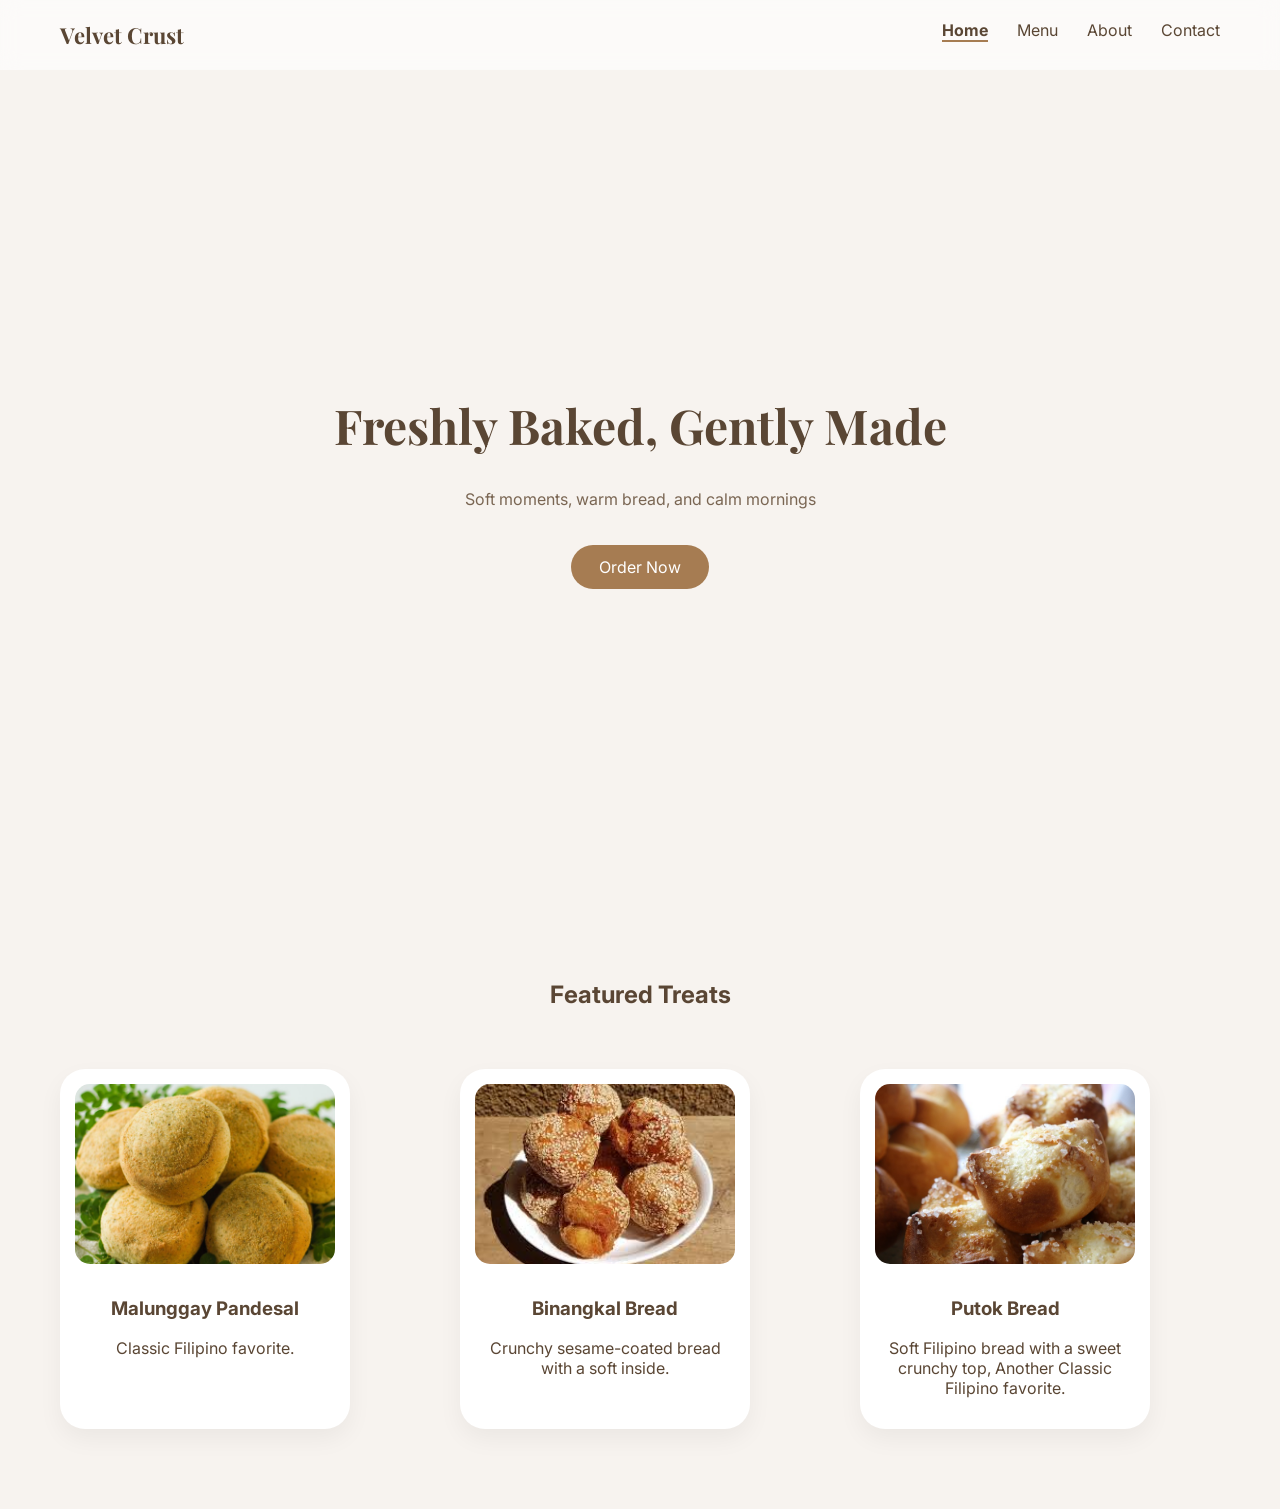
<file: index.html>
<!DOCTYPE html>
<html lang="en">
<head>
<meta charset="UTF-8">
<meta name="viewport" content="width=device-width, initial-scale=1.0">
<title>AAAAAAAAAAAAAAAAAA</title>

<link rel="stylesheet" href="style.css">
<link href="https://fonts.googleapis.com/css2?family=Playfair+Display:wght@500&family=Inter:wght@300;400&display=swap" rel="stylesheet">
</head>

<body>

<div class="navbar">
    <div class="logo">Velvet Crust</div>
    <div class="nav-links">
        <a href="index.html" class="active">Home</a>
        <a href="menu.html">Menu</a>
        <a href="about.html">About</a>
        <a href="contact.html">Contact</a>
    </div>
</div>

<div class="hero">
    <div>
        <h1>Freshly Baked, Gently Made</h1>
        <p>Soft moments, warm bread, and calm mornings</p>
        <a href="#" class="btn">Order Now</a>
    </div>
</div>

<div class="section">
    <h2>Featured Treats</h2>
&hairsp;
    <div class="cards">
         <div class="card">
            <img src="images/Pandesal.jpg" alt="Cheese Pandesal">
            <h3>Malunggay Pandesal</h3>
            <p>Classic Filipino favorite.</p>
        </div>

            <div class="card">
                <img src="images/Binangkal.jpg" alt="Chocolate Bread">
                <h3>Binangkal Bread</h3>
                <p>Crunchy sesame-coated bread with a soft inside.</p>
            </div>

             <div class="card">
            <img src="images/Putok.jpg" alt="Cheese Pandesal">
            <h3>Putok Bread</h3>
            <p>Soft Filipino bread with a sweet crunchy top, Another Classic Filipino favorite.</p>
        </div>


</div>

</body>
</html>
</file>
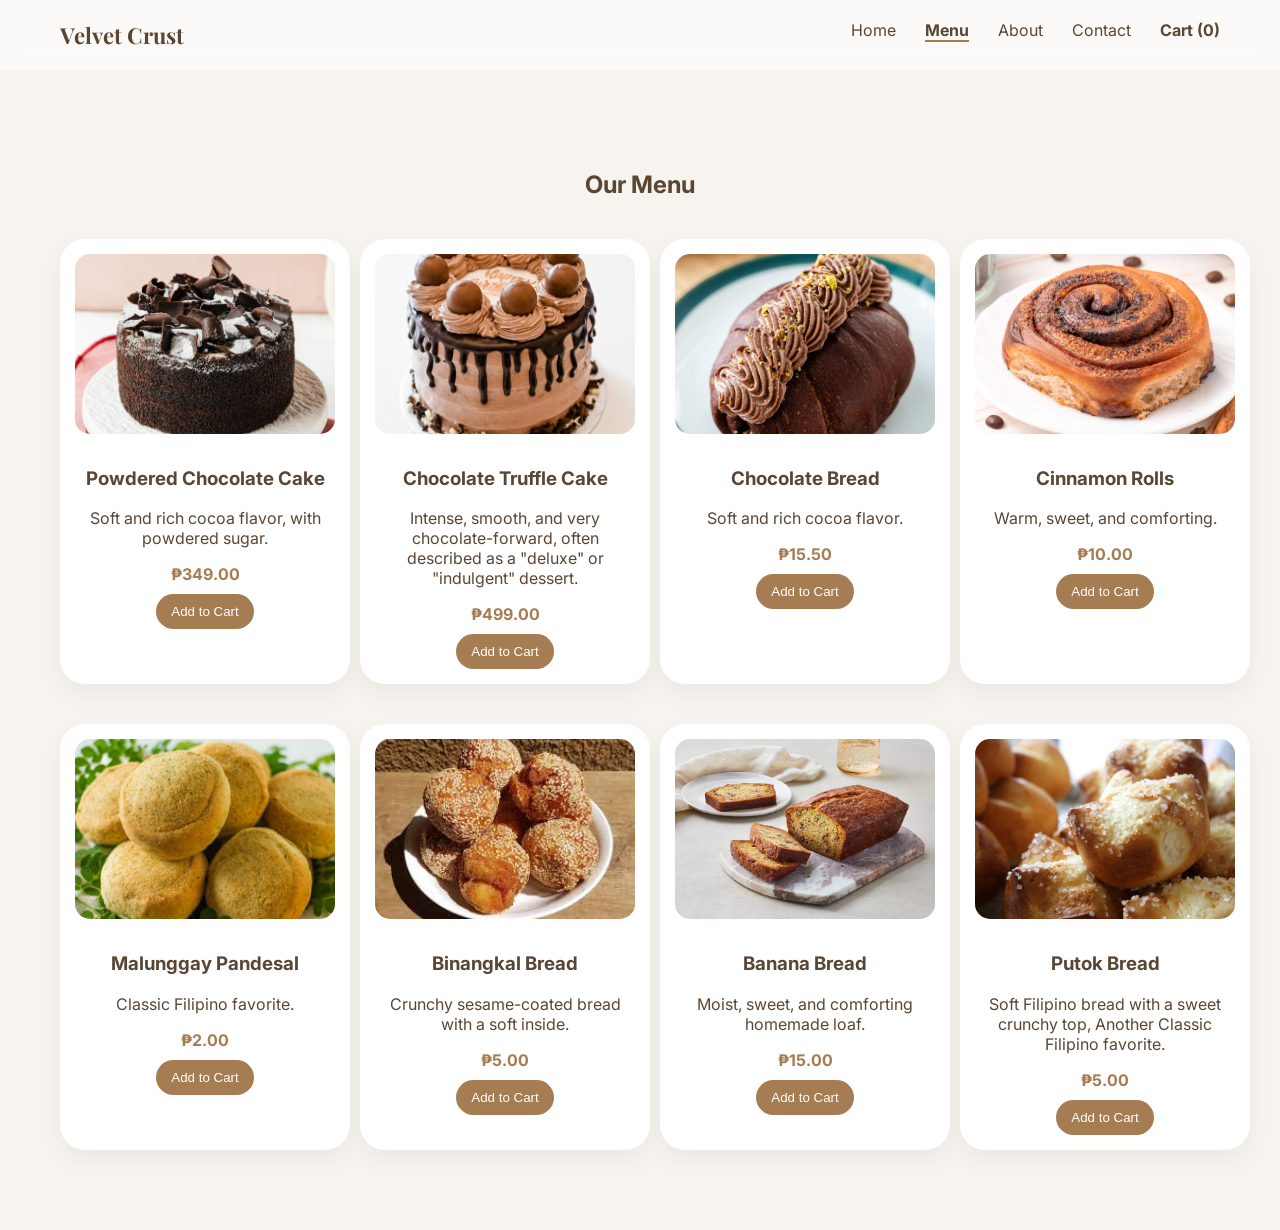
<file: menu.html>
<!DOCTYPE html>
<html lang="en">
<head>
<meta charset="UTF-8">
<title>Menu</title>

<link rel="stylesheet" href="style.css">
<link href="https://fonts.googleapis.com/css2?family=Playfair+Display:wght@500&family=Inter:wght@300;400&display=swap" rel="stylesheet">
</head>

<body>

<div class="navbar">
    <div class="logo">Velvet Crust</div>
    <div class="nav-links">
        <a href="index.html">Home</a>
        <a href="menu.html" class="active">Menu</a>
        <a href="about.html">About</a>
        <a href="contact.html">Contact</a>
        <a href="#" id="cart-link">Cart (0)</a>
    </div>
</div>

<div class="section">
    <h2>Our Menu</h2>

    <div class="cards">

        <div class="card">
            <img src="images/Choco-Cake.webp" alt="Chocolate Bread">
            <h3>Powdered Chocolate Cake</h3>
            <p>Soft and rich cocoa flavor, with powdered sugar.</p>
            <p class="price">₱349.00</p>
            <button class="add-to-cart" data-name="Powdered Chocolate Cake" data-price="349.00">Add to Cart</button>
        </div>


        <div class="card">
            <img src="images/Chocolate-Truffle.webp" alt="Chocolate Bread">
            <h3>Chocolate Truffle Cake</h3>
            <p>Intense, smooth, and very chocolate-forward, often described as a "deluxe" or "indulgent" dessert.</p>
            <p class="price">₱499.00</p>
            <button class="add-to-cart" data-name="Chocolate Truffle Cake" data-price="499.00">Add to Cart</button>
        </div>

        <div class="card">
            <img src="images/Choco-bread.jpg" alt="Chocolate Bread">
            <h3>Chocolate Bread</h3>
            <p>Soft and rich cocoa flavor.</p>
            <p class="price">₱15.50</p>
            <button class="add-to-cart" data-name="Chocolate Bread" data-price="15.50">Add to Cart</button>
        </div>

        <div class="card">
            <img src="images/Cinnamon.jpg" alt="Cinnamon Rolls">
            <h3>Cinnamon Rolls</h3>
            <p>Warm, sweet, and comforting.</p>
            <p class="price">₱10.00</p>
            <button class="add-to-cart" data-name="Cinnamon Rolls" data-price="3.00">Add to Cart</button>
        </div>

        <div class="card">
            <img src="images/Pandesal.jpg" alt="Cheese Pandesal">
            <h3>Malunggay Pandesal</h3>
            <p>Classic Filipino favorite.</p>
            
        
            <p class="price">₱2.00</p>
            <button class="add-to-cart" data-name="Malunggay Pandesal" data-price="2.50">Add to Cart</button>
        </div>
        
        <div class="card">
            <img src="images/Binangkal.jpg" alt="Chocolate Bread">
            <h3>Binangkal Bread</h3>
            <p>Crunchy sesame-coated bread with a soft inside.</p>
            <p class="price">₱5.00</p>
            <button class="add-to-cart" data-name="Binangkal Bread" data-price="3.50">Add to Cart</button>
        </div>

        <div class="card">
            <img src="images/Banana-bread.webp" alt="Cinnamon Rolls">
            <h3>Banana Bread</h3>
            <p>Moist, sweet, and comforting homemade loaf.</p>
            <p class="price">₱15.00</p>
            <button class="add-to-cart" data-name="Banana Bread" data-price="5.00">Add to Cart</button>
        </div>

        <div class="card">
            <img src="images/Putok.jpg" alt="Cheese Pandesal">
            <h3>Putok Bread</h3>
            <p>Soft Filipino bread with a sweet crunchy top, Another Classic Filipino favorite.</p>
            <p class="price">₱5.00</p>
            <button class="add-to-cart" data-name="Putok Bread" data-price="2.00">Add to Cart</button>
        </div>

    </div>

</div>

<!-- Cart Modal -->
<div id="cart-modal" class="modal">
    <div class="modal-content">
        <span class="close">&times;</span>
        <h2>Your Cart</h2>
        <div id="cart-items"></div>
        <div id="cart-total">Total: ₱0.00</div>
        <button id="order-btn">Order Now</button>
        
        <!-- Order Form -->
        <div id="order-form" style="display: none;">
            <h3>Delivery Information</h3>
            <form id="delivery-form">
                <label for="name">Name:</label>
                <input type="text" id="name" required>
                
                <label for="phone">Phone:</label>
                <input type="tel" id="phone" required>
                
                <label for="address">Address:</label>
                <textarea id="address" required></textarea>
                
                <label for="instructions">Special Instructions:</label>
                <textarea id="instructions"></textarea>
                
                <button type="submit">Place Order</button>
            </form>
        </div>
    </div>
</div>

<script src="script.js"></script>

</body>
</html>
</file>
<file: style.css>
body {
    margin: 0;
    font-family: 'Inter', sans-serif;
    background: #F7F3EF;
    color: #5A4634;
}

/* NAVBAR */
.navbar {
    display: flex;
    justify-content: space-between;
    padding: 20px 60px;
    background: rgba(255,255,255,0.6);
    backdrop-filter: blur(10px);
}

.logo {
    font-family: 'Playfair Display', serif;
    font-size: 22px;
    font-weight: bolder;
}

.nav-links a {
    margin-left: 25px;
    text-decoration: none;
    color: #5A4634;
}

/* ACTIVE LINK */
.nav-links a.active {
    font-weight: bold;
    border-bottom: 2px solid #A67C52;
}

/* HERO */
.hero {
    height: 90vh;
    display: flex;
    align-items: center;
    justify-content: center;
    text-align: center;
    background:
        linear-gradient(rgba(247,243,239,0.7), rgba(247,243,239,0.7)),
        url('https://images.unsplash.com/photo-1509440159596-0249088772ff') center/cover;
}

.hero h1 {
    font-family: 'Playfair Display', serif;
    font-size: 48px;
}

.hero p {
    margin-top: 10px;
    color: #7A6653;
}

/* BUTTON */
.btn {
    display: inline-block;
    margin-top: 20px;
    padding: 12px 28px;
    background: #A67C52;
    color: white;
    border-radius: 50px;
    text-decoration: none;
    transition: 0.3s;
}

.btn:hover {
    background: #6B4F3A;
}

/* SECTION */
.section {
    padding: 80px 60px;
    text-align: center;
}

/* CARDS */
.cards {
    display: flex;
    gap: 30px;
    justify-content: center;
    flex-wrap: wrap;
}

.card {
    background: #FFFFFF;
    border-radius: 25px;
    padding: 20px;
    width: 260px;
    box-shadow: 0 10px 25px rgba(0,0,0,0.05);
    transition: 0.3s;
}

.card:hover {
    transform: translateY(-6px);
}

/* MENU GRID */
.menu {
    display: grid;
    grid-template-columns: repeat(auto-fit, minmax(200px, 1fr));
    gap: 25px;
}

.menu-item {
    background: #fff;
    padding: 15px;
    border-radius: 20px;
}

/* CARDS CONTAINER */
.cards {
    display: grid;
    grid-template-columns: repeat(auto-fit, minmax(250px, 1fr));
    gap: 40px;
    padding-top: 20px;
}

/* CARD */
.card {
    background: #fff;
    border-radius: 25px;
    padding: 15px;
    box-shadow: 0 10px 25px rgba(0,0,0,0.05);
    transition: 0.3s;
    text-align: center;
}

/* IMAGE FIX */
.card img {
    width: 100%;
    height: 180px;
    object-fit: cover;
    border-radius: 15px;
    margin-bottom: 10px;
}

/* HOVER EFFECT */
.card:hover {
    transform: translateY(-6px);
}

/* PRICE */
.price {
    font-weight: bold;
    color: #A67C52;
    margin: 10px 0;
}

/* ADD TO CART BUTTON */
.add-to-cart {
    background: #A67C52;
    color: white;
    border: none;
    padding: 10px 15px;
    border-radius: 20px;
    cursor: pointer;
    transition: 0.3s;
}

.add-to-cart:hover {
    background: #6B4F3A;
}

/* CART LINK */
#cart-link {
    margin-left: 25px;
    text-decoration: none;
    color: #5A4634;
    font-weight: bold;
}

/* MODAL */
.modal {
    display: none;
    position: fixed;
    z-index: 1;
    left: 0;
    top: 0;
    width: 100%;
    height: 100%;
    overflow: auto;
    background-color: rgba(0,0,0,0.4);
}

.modal-content {
    background-color: #fefefe;
    margin: 15% auto;
    padding: 20px;
    border: 1px solid #888;
    width: 80%;
    max-width: 500px;
    border-radius: 10px;
}

.close {
    color: #aaa;
    float: right;
    font-size: 28px;
    font-weight: bold;
    cursor: pointer;
}

.close:hover {
    color: black;
}

#cart-items {
    margin: 20px 0;
}

.cart-item {
    display: flex;
    justify-content: space-between;
    margin: 10px 0;
}

#cart-total {
    font-weight: bold;
    margin: 20px 0;
}

#order-btn {
    background: #A67C52;
    color: white;
    border: none;
    padding: 10px 20px;
    border-radius: 20px;
    cursor: pointer;
    margin: 10px 0;
}

#order-btn:hover {
    background: #6B4F3A;
}

/* ORDER FORM */
#order-form {
    margin-top: 20px;
}

#order-form label {
    display: block;
    margin: 10px 0 5px;
}

#order-form input, #order-form textarea {
    width: 100%;
    padding: 8px;
    margin-bottom: 10px;
    border: 1px solid #ccc;
    border-radius: 5px;
}

#order-form button {
    background: #A67C52;
    color: white;
    border: none;
    padding: 10px 20px;
    border-radius: 20px;
    cursor: pointer;
}

#order-form button:hover {
    background: #6B4F3A;
}
</file>
